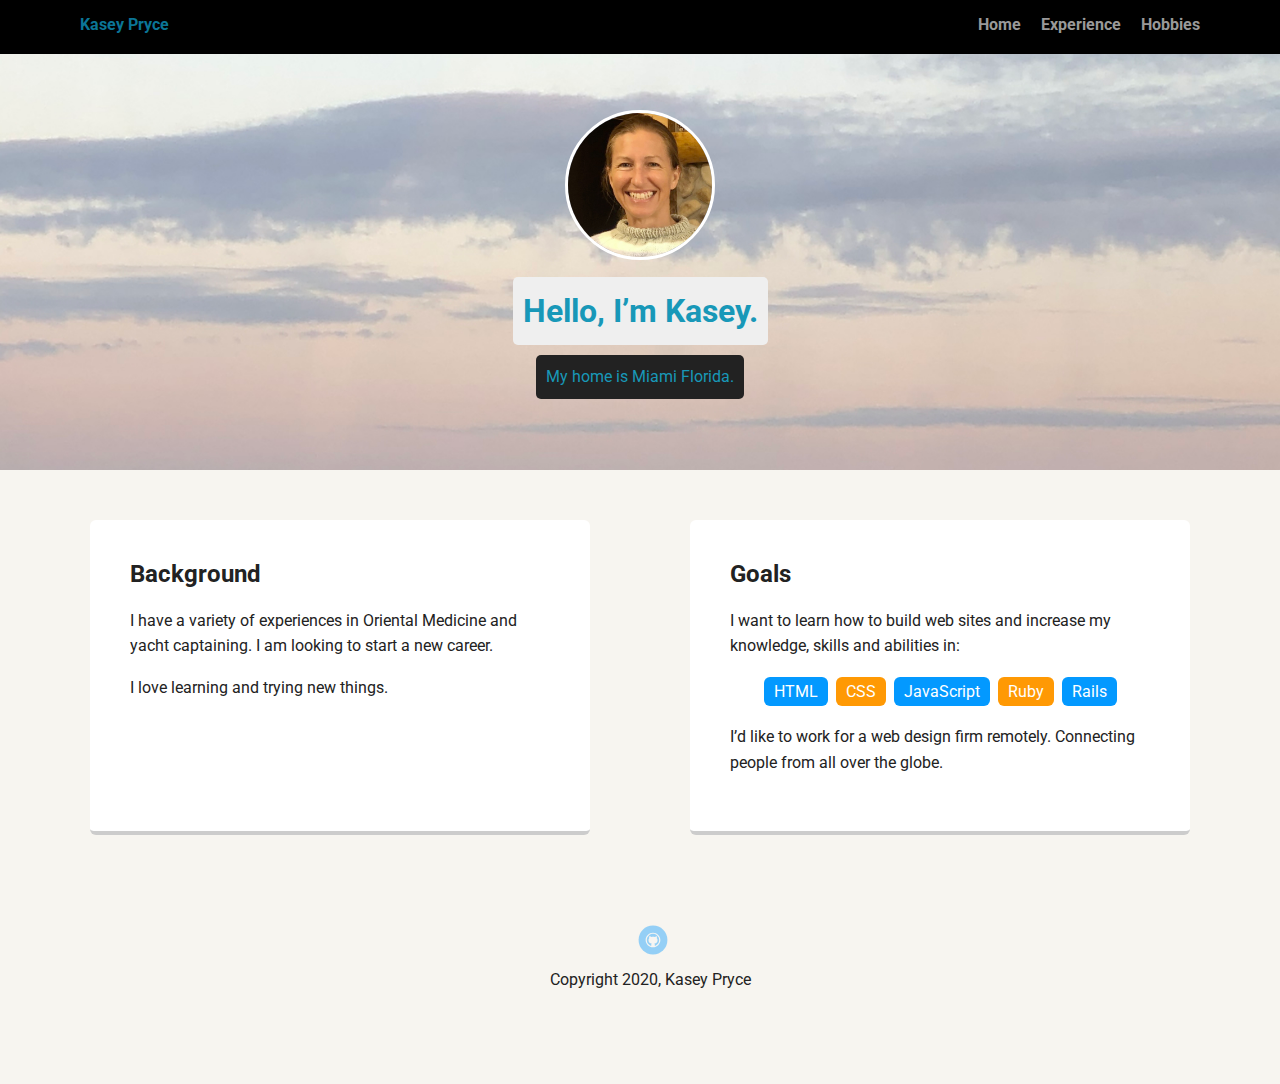
<file: index.html>
<!doctype html>
<html lang="en">
<head>
  <meta charset="utf-8">
  <title>Kasey Pryce's Profile</title>
  <meta name="viewport" content="width=device-width, initial-scale=1.0">
  <link rel="stylesheet" href="styles.css">
  <link href="https://fonts.googleapis.com/css?family=Muli%7CRoboto:400,300,500,700,900" rel="stylesheet"></head>
  <body>

    <div class="main-nav">
        <ul class="nav">
          <li class="name">Kasey Pryce</li>
          <li><a href="index.html">Home</a></li>
          <li><a href="Experience.html">Experience</a></li>
          <li><a href="Hobbies.html">Hobbies</a></li>
        </ul>
    </div>

    <header>
      <img src="images/me.JPG" alt="Photo of Kasey Pryce" class="profile-image">
      <h1 class="tag name">Hello, I’m Kasey.</h1>
      <p class="tag location">My home is Miami Florida.</p>
    </header>

    <main class="flex">
      <div class="card">
        <h2>Background</h2>
        <p>I have a variety of experiences in Oriental Medicine and yacht captaining.  I am looking to start a new career.</p>
        <p>I love learning and trying new things.</p>
      </div> 

      <div class="card">
        <h2>Goals</h2>
        <p>I want to learn how to build web sites and increase my knowledge, skills and abilities in:</p>
        <ul class="skills">
          <li>HTML</li>
          <li>CSS</li>
          <li>JavaScript</li>
          <li>Ruby</li>
          <li>Rails</li>
        </ul>
        <p>I’d like to work for a web design firm remotely. Connecting people from all over the globe.</p>
      </div> 

    </main>
    <footer>
      <ul>
        <li><a href="https://github.com/prycedom/portfolio_update_v1" class="social github">Github</a></li>
      </ul>
      <p class="copyright">Copyright 2020, Kasey Pryce</p>
    </footer>
  </body>
  </html>
</file>
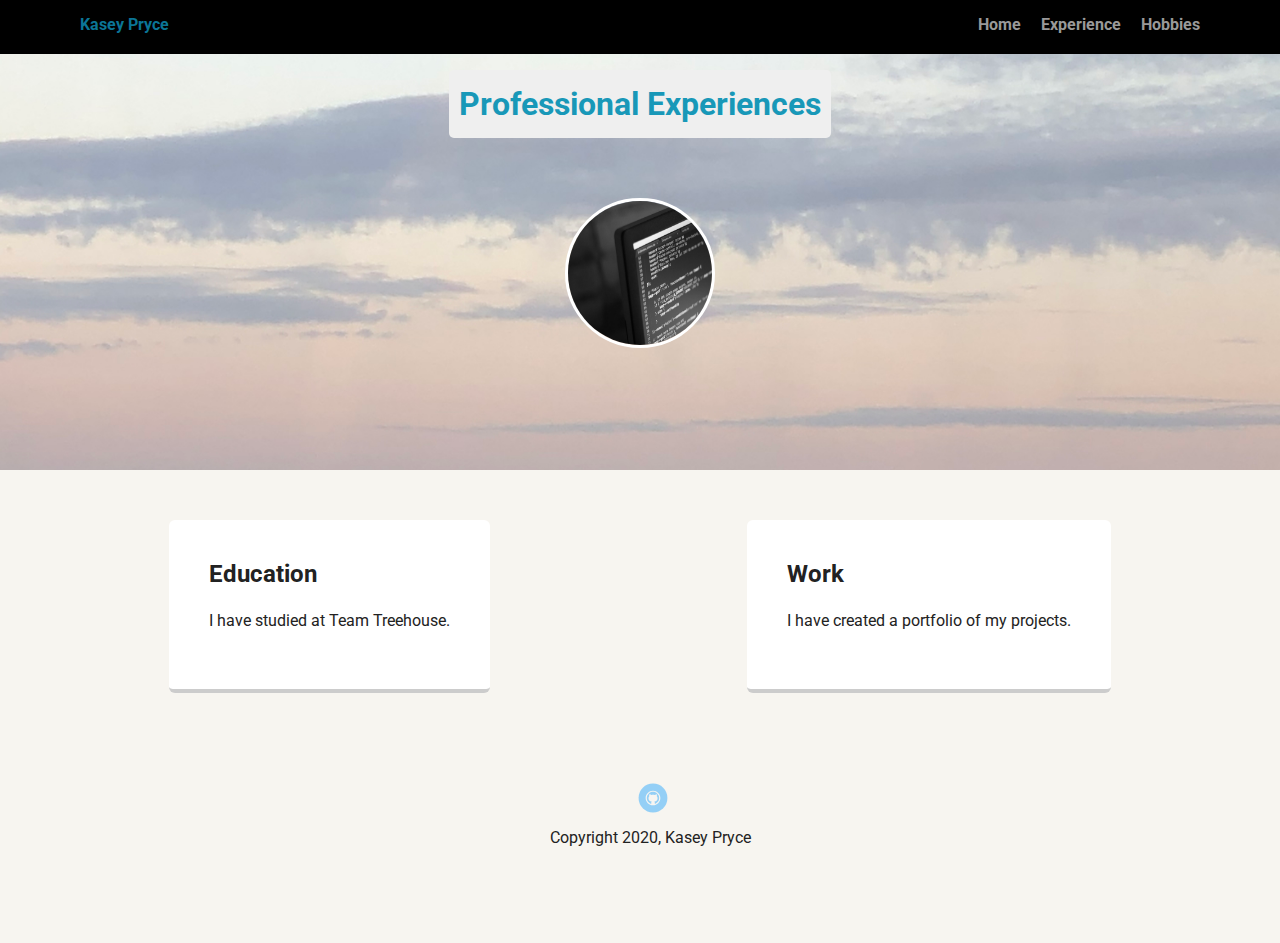
<file: Experience.html>
<!doctype html>
<html lang="en">
<head>
  <meta charset="utf-8">
  <title>Kasey Pryce's Profile</title>
  <meta name="viewport" content="width=device-width, initial-scale=1.0">
  <link rel="stylesheet" href="styles.css">
  <link href="https://fonts.googleapis.com/css?family=Muli%7CRoboto:400,300,500,700,900" rel="stylesheet"></head>
  <body>

    <div class="main-nav">
        <ul class="nav">
          <li class="name">Kasey Pryce</li>
          <li><a href="index.html">Home</a></li>
          <li><a href="Experience.html">Experience</a></li>
          <li><a href="Hobbies.html">Hobbies</a></li>
        </ul>
    </div>

    <header>
      <h1 class="tag name">Professional Experiences</h1>
      <img src="images/tech.jpg" alt="Photo of laptop" class="Experience-image">
    </header>

    <main class="flex">
      <div class="card">
        <h2>Education</h2>
        <p>I have studied at Team Treehouse.</p>
        <p></p>
      </div> 

      <div class="card">
        <h2>Work</h2>
        <p>I have created a portfolio of my projects.</p>
      </div> 

    </main>
    <footer>
      <ul>
        <li><a href="https://github.com/prycedom/portfolio_update_v1" class="social github">Github</a></li>
      </ul>
      <p class="copyright">Copyright 2020, Kasey Pryce</p>
    </footer>
  </body>
  </html>
</file>
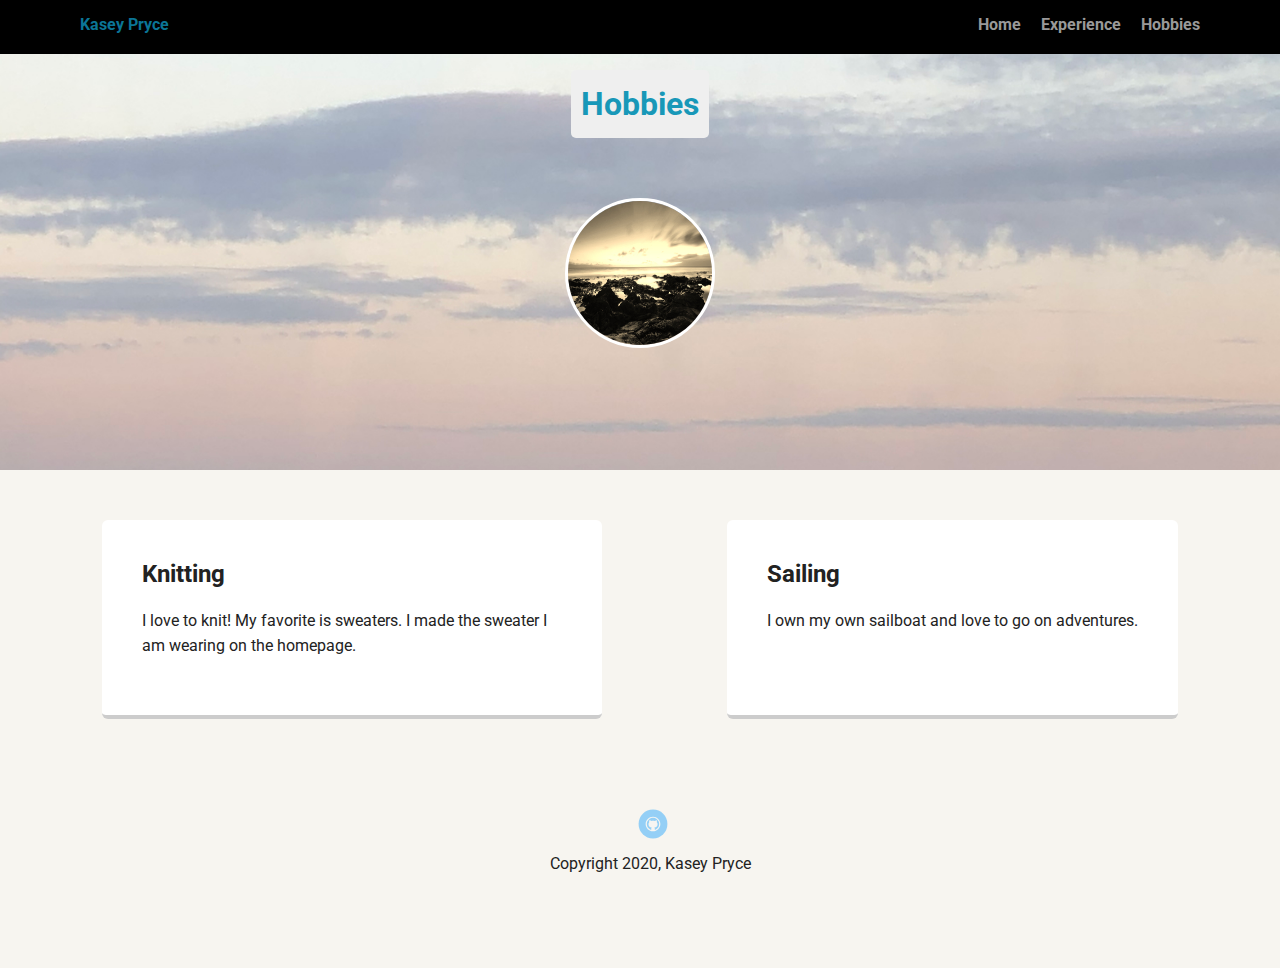
<file: Hobbies.html>
<!doctype html>
<html lang="en">
<head>
  <meta charset="utf-8">
  <title>Kasey Pryce's Profile</title>
  <meta name="viewport" content="width=device-width, initial-scale=1.0">
  <link rel="stylesheet" href="styles.css">
  <link href="https://fonts.googleapis.com/css?family=Muli%7CRoboto:400,300,500,700,900" rel="stylesheet"></head>
  <body>

    <div class="main-nav">
        <ul class="nav">
          <li class="name">Kasey Pryce</li>
          <li><a href="index.html">Home</a></li>
          <li><a href="Experience.html">Experience</a></li>
          <li><a href="Hobbies.html">Hobbies</a></li>
        </ul>
    </div>

    <header>
      <h1 class="tag name">Hobbies</h1>
      <img src="images/rocks.jpg" alt="Photo of rocks and water" class="Hobbies-image">
    </header>

    <main class="flex">
      <div class="card">
        <h2>Knitting</h2>
        <p>I love to knit!  My favorite is sweaters.  I made the sweater I am wearing on the homepage.</p>
        <p></p>
      </div> 

      <div class="card">
        <h2>Sailing</h2>
        <p>I own my own sailboat and love to go on adventures.</p>
      </div> 

    </main>
    <footer>
      <ul>
        <li><a href="https://github.com/prycedom/portfolio_update_v1" class="social github">Github</a></li>
      </ul> 
      <p class="copyright">Copyright 2020, Kasey Pryce</p>
    </footer>
  </body>
  </html>
</file>
<file: styles.css>
/* Global Layout Set-up */
* { 
  box-sizing: border-box;
}
  

body {
  margin: 0;
  padding: 0;
  text-align: center;
  font-family: 'Roboto', sans-serif;
  color: #222;
  background: #f7f5f0;
}
/* Link Styles */

a {
  text-decoration: none;
  color: #999;
}
a:hover {
  color: #6633ff;
}

/* Section Styles */

.main-nav {
  width: 100%;
  background: black;
  min-height: 30px;
  padding: 10px;
  position: fixed;
  text-align: center;
}
.nav {
  display: flex;
  justify-content: space-around;
  font-weight: 700;
  list-style-type: none;
  margin: 0 auto;
  padding: 0;
}

.nav .name {
    display: block;
    margin-right: auto;
    color: rgb(11, 117, 150);
}
.nav li {
  padding: 5px 10px 10px 10px;
}
.nav a {
  transition: all .5s;
}
.nav a:hover {
  color: white
}

header {
  text-align: center;
  background: url('images/lighthouse 2.jpg') no-repeat top center ;
  background-size: cover;
  overflow: hidden;
  padding-top: 60px;
}
header {
  line-height: 1.5;
}
header .profile-image {
  margin-top: 50px;
  width: 150px;
  height: 150px;
  border-radius: 60%;
  border: 3px solid white;
  transition: all .5s;
}
header .profile-image:hover {
  transform: scale(1.5) rotate(5deg);
}

header {
  line-height: 1.5;
}
header .Hobbies-image {
  margin-top: 50px;
  width: 150px;
  height: 150px;
  border-radius: 60%;
  border: 3px solid white;
  transition: all .5s;
}
header .Hobbies-image:hover {
  transform: scale(1.5) rotate(5deg);
}
header .Experience-image {
  margin-top: 50px;
  width: 150px;
  height: 150px;
  border-radius: 60%;
  border: 3px solid white;
  transition: all .5s;
}
header .Experience-image:hover {
  transform: scale(1.5) rotate(5deg);
}
.tag {
  background-color: #efefef;
  color: rgb(24, 152, 184);
  padding: 10px;
  border-radius: 5px;
  display: table;
  margin: 10px auto;
} 
.location {
  background-color: #222;
  color: rgb(24, 152, 184);
}
.card {
  margin: 30px;
  padding: 20px 40px 40px;
  max-width: 500px;
  text-align: left;
  background: #fff;
  border-bottom: 4px solid #ccc;
  border-radius: 6px;
  transition: all .5s;
}
.card:hover {
  border-color: #ff99ff;
}

ul.skills {
  padding: 0;
  text-align: center;
}

.skills li {
  border-radius: 6px;
  display: inline-block;
  background: #ff9904;
  color: white;
  padding: 5px 10px;
  margin: 2px;
}

.skills li:nth-child(odd) {
  background: #0399ff;
}

footer {
  width: 100%;
  min-height: 30px;
  padding: 20px 0 40px 20px;
}

footer .copyright {
  top: -8px;
  font-size: .75em;
}

footer ul {
  list-style-type: none;
  margin: 0;
  padding: 0;
}

footer ul li {
  display: inline-block;
}

a.social {
  display: inline-block;
  text-indent: -9999px;
  margin-left: 5px;
  width: 30px;
  height: 30px;
  background-size: 30px 30px;
  opacity: .4;
  transition: all .5s;
}
a.twitter {
  background-image: url(images/twitter.svg);
}
a.linkedin {
  background-image: url(images/linkedin.svg);
}
a.github {
  background-image: url(images/github.svg);
}
a.social:hover {
  opacity: 1;
}
.clearfix {
  clear: both;
}

/* Styles for larger screens */
@media screen and (min-width: 720px) {
  
  .flex {
      display: -ms-flexbox;      /* TWEENER - IE 10 */
      display: flex; 
      max-width: 1200px;
      -ms-flex-pack: distribute;
      justify-content: space-around;
      margin: 0 auto;
  }

  header {
    min-height: 470px;
  }

  .nav {
    max-width: 1200px;
    padding: 0 30px;
  }


  main {
    padding-top: 20px;
  }

  main p {
    line-height: 1.6em;
  }

  footer {
    font-size: 1.3em;
    max-width: 1200px;
    margin: 40px auto;
  }

}
</file>
